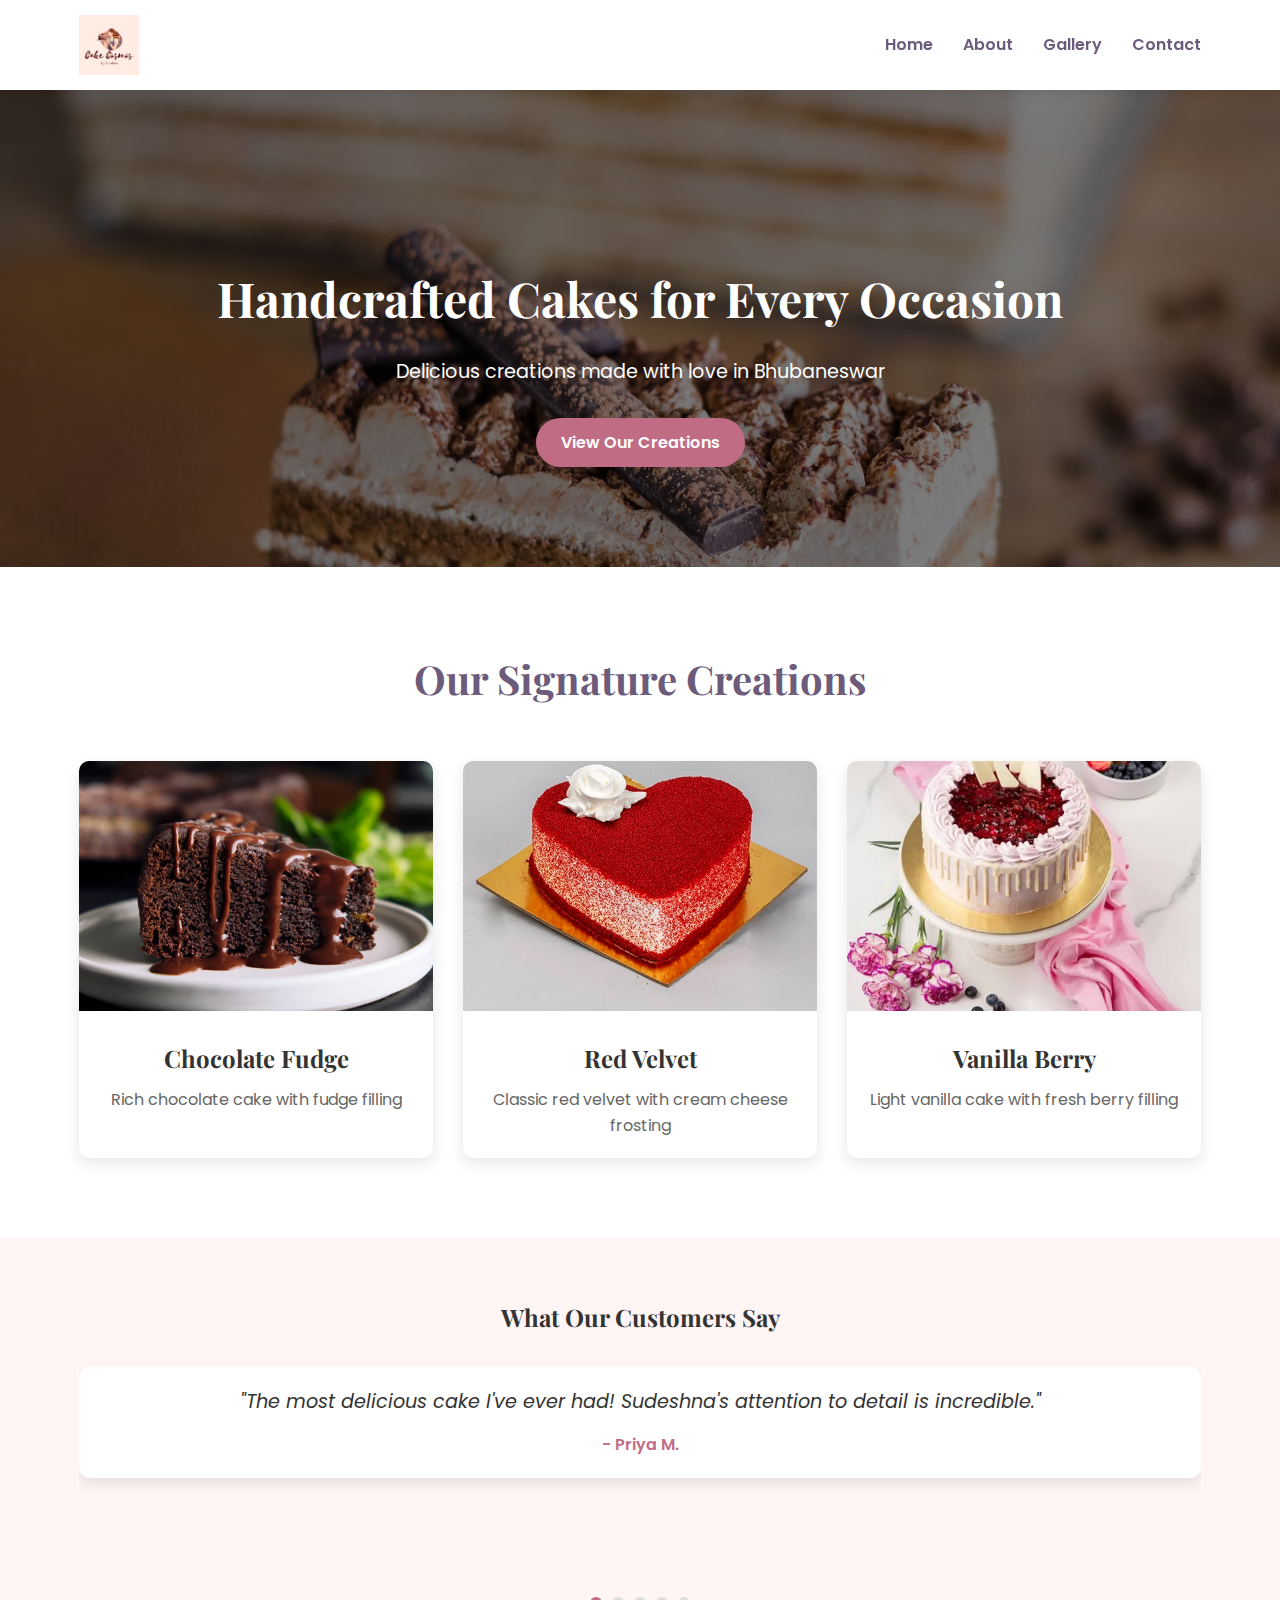
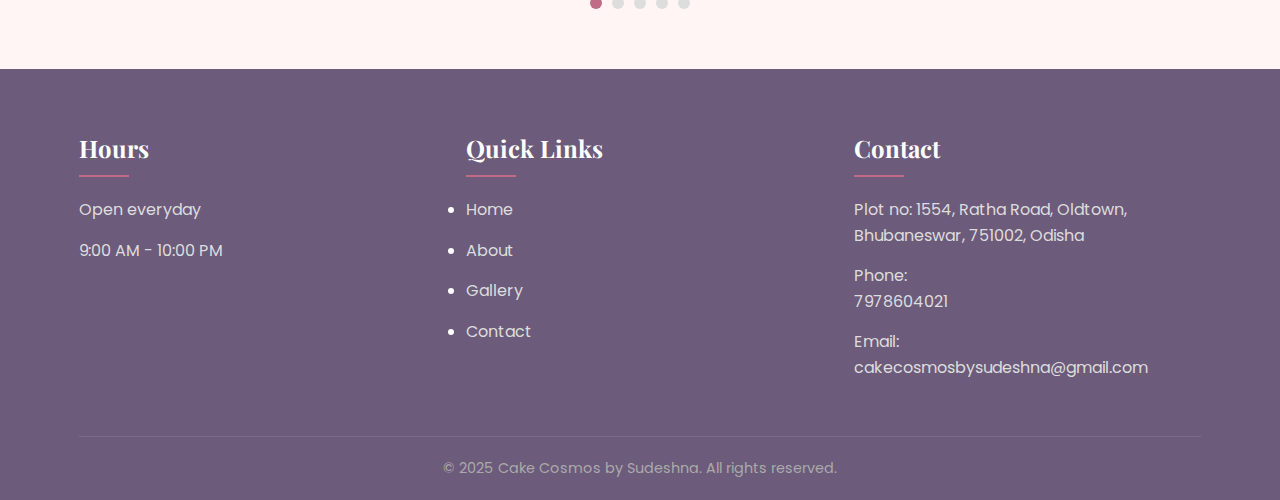
<file: public/index.html>
<!DOCTYPE html>
<html lang="en">
<head>
    <meta charset="UTF-8">
    <meta name="viewport" content="width=device-width, initial-scale=1.0">
    <meta name="description" content="Cake Cosmos By Sudeshna- Artisanal bakery in Bhubaneswar creating delicious, beautiful cakes for all occasions">
    <meta name="keywords" content="bakery, cakes, Bhubaneswar, Odisha, wedding cakes, birthday cakes, custom cakes">
    <meta name="author" content="Cake Cosmos By Sudeshna">
    <meta property="og:title" content="Cake Cosmos By Sudeshna - Artisanal Bakery">
    <meta property="og:description" content="Delicious handmade cakes in Bhubaneswar">
    <meta property="og:image" content="images/logo.jpg">
    <meta property="og:url" content="https://cakecosmosbysudeshna.onrender.com">
    <meta name="twitter:card" content="summary_large_image">
    <title>Cake Cosmos By Sudeshna- Artisanal Bakery in Bhubaneswar</title>
    <link rel="preconnect" href="https://fonts.googleapis.com">
    <link rel="preconnect" href="https://fonts.gstatic.com" crossorigin>
    <link href="https://fonts.googleapis.com/css2?family=Playfair+Display:wght@400;700&family=Poppins:wght@300;400;600&display=swap" rel="stylesheet">
    <link rel="icon" href="images/favicon.ico" type="image/x-icon">
    <link href="styles/index.css" rel="stylesheet" />
    <script src="js/index.js" type="text/javascript"></script>
</head>
<body>
    <header>
        <div class="container">
            <div class="header-content">
                <!-- Logo on the left -->
                <div class="logo-container">
                    <img src="images/logo.jpg" alt="Cake Cosmos Logo" class="logo">
                </div>
                
                <!-- Hamburger menu on the right -->
                <button class="mobile-menu-toggle" aria-label="Toggle navigation">
                    <span class="hamburger-line"></span>
                    <span class="hamburger-line"></span>
                    <span class="hamburger-line"></span>
                </button>
                
                <!-- Navigation menu -->
                <nav class="main-nav">
                    <ul>
                        <li><a href="index.html">Home</a></li>
                        <li><a href="about.html">About</a></li>
                        <li><a href="gallery.html">Gallery</a></li>
                        <li><a href="contact.html">Contact</a></li>
                    </ul>
                </nav>
            </div>
        </div>
    </header>

    <main>
        <section class="hero">
            <div class="container">
                <h2>Handcrafted Cakes for Every Occasion</h2>
                <p>Delicious creations made with love in Bhubaneswar</p>
                <a href="gallery.html" class="btn">View Our Creations</a>
            </div>
        </section>

        <section class="featured-cakes">
            <div class="container">
                <h2>Our Signature Creations</h2>
                <div class="cake-grid">
                    <div class="cake-item">
                        <img src="images/chocolate-fudge.jpg" alt="Chocolate Fudge Cake">
                        <h3>Chocolate Fudge</h3>
                        <p>Rich chocolate cake with fudge filling</p>
                    </div>
                    <div class="cake-item">
                        <img src="images/red-velvet.jpg" alt="Red Velvet Cake">
                        <h3>Red Velvet</h3>
                        <p>Classic red velvet with cream cheese frosting</p>
                    </div>
                    <div class="cake-item">
                        <img src="images/vanilla-berry.jpg" alt="Vanilla Berry Cake">
                        <h3>Vanilla Berry</h3>
                        <p>Light vanilla cake with fresh berry filling</p>
                    </div>
                </div>
            </div>
        </section>

        <!-- Updated Testimonials Section -->
        <section class="testimonials">
            <div class="container">
                <h2>What Our Customers Say</h2>
                <div class="testimonial-slider">
                    <!-- Testimonial 1 -->
                    <div class="testimonial active">
                        <p>"The most delicious cake I've ever had! Sudeshna's attention to detail is incredible."</p>
                        <p>- Priya M.</p>
                    </div>
                    
                    <!-- Testimonial 2 -->
                    <div class="testimonial">
                        <p>"Ordered a birthday cake last minute, and they delivered perfection on time!"</p>
                        <p>- Rajesh K.</p>
                    </div>
                    
                    <!-- Testimonial 3 -->
                    <div class="testimonial">
                        <p>"The chocolate fudge cake is to die for! My family orders every weekend now."</p>
                        <p>- Ananya S.</p>
                    </div>
                    
                    <!-- Testimonial 4 -->
                    <div class="testimonial">
                        <p>"Beautiful designs and even better taste. Worth every rupee!"</p>
                        <p>- Meera P.</p>
                    </div>
                    
                    <!-- Testimonial 5 -->
                    <div class="testimonial">
                        <p>"They customized our wedding cake exactly how we envisioned. 10/10!"</p>
                        <p>- Vikram & Neha</p>
                    </div>
                </div>
                
                <!-- Navigation Dots -->
                <div class="testimonial-dots">
                    <span class="dot active" data-slide="0"></span>
                    <span class="dot" data-slide="1"></span>
                    <span class="dot" data-slide="2"></span>
                    <span class="dot" data-slide="3"></span>
                    <span class="dot" data-slide="4"></span>
                </div>
            </div>
        </section>
    </main>

    <footer>
        <div class="container">
            <div class="footer-content">
                <div class="footer-section">
                    <h3>Hours</h3>
                    <p>Open everyday</p>
                    <p>9:00 AM - 10:00 PM</p>
                </div>
                <div class="footer-section">
                    <h3>Quick Links</h3>
                    <ul>
                        <li><a href="index.html">Home</a></li>
                        <li><a href="about.html">About</a></li>
                        <li><a href="gallery.html">Gallery</a></li>
                        <li><a href="contact.html">Contact</a></li>
                    </ul>
                </div>
                <div class="footer-section">
                    <h3>Contact</h3>
                    <p>Plot no: 1554, Ratha Road, Oldtown, Bhubaneswar, 751002, Odisha</p>
                    <p>Phone: <a href="tel:7978604021">7978604021</a></p>
                    <p>Email: <a href="mailto:cakecosmosbysudeshna@gmail.com">cakecosmosbysudeshna@gmail.com</a></p>
                </div>
            </div>
            <div class="copyright">
                <p>&copy; 2025 Cake Cosmos by Sudeshna. All rights reserved.</p>
            </div>
        </div>
    </footer>
</body>
</html>
</file>
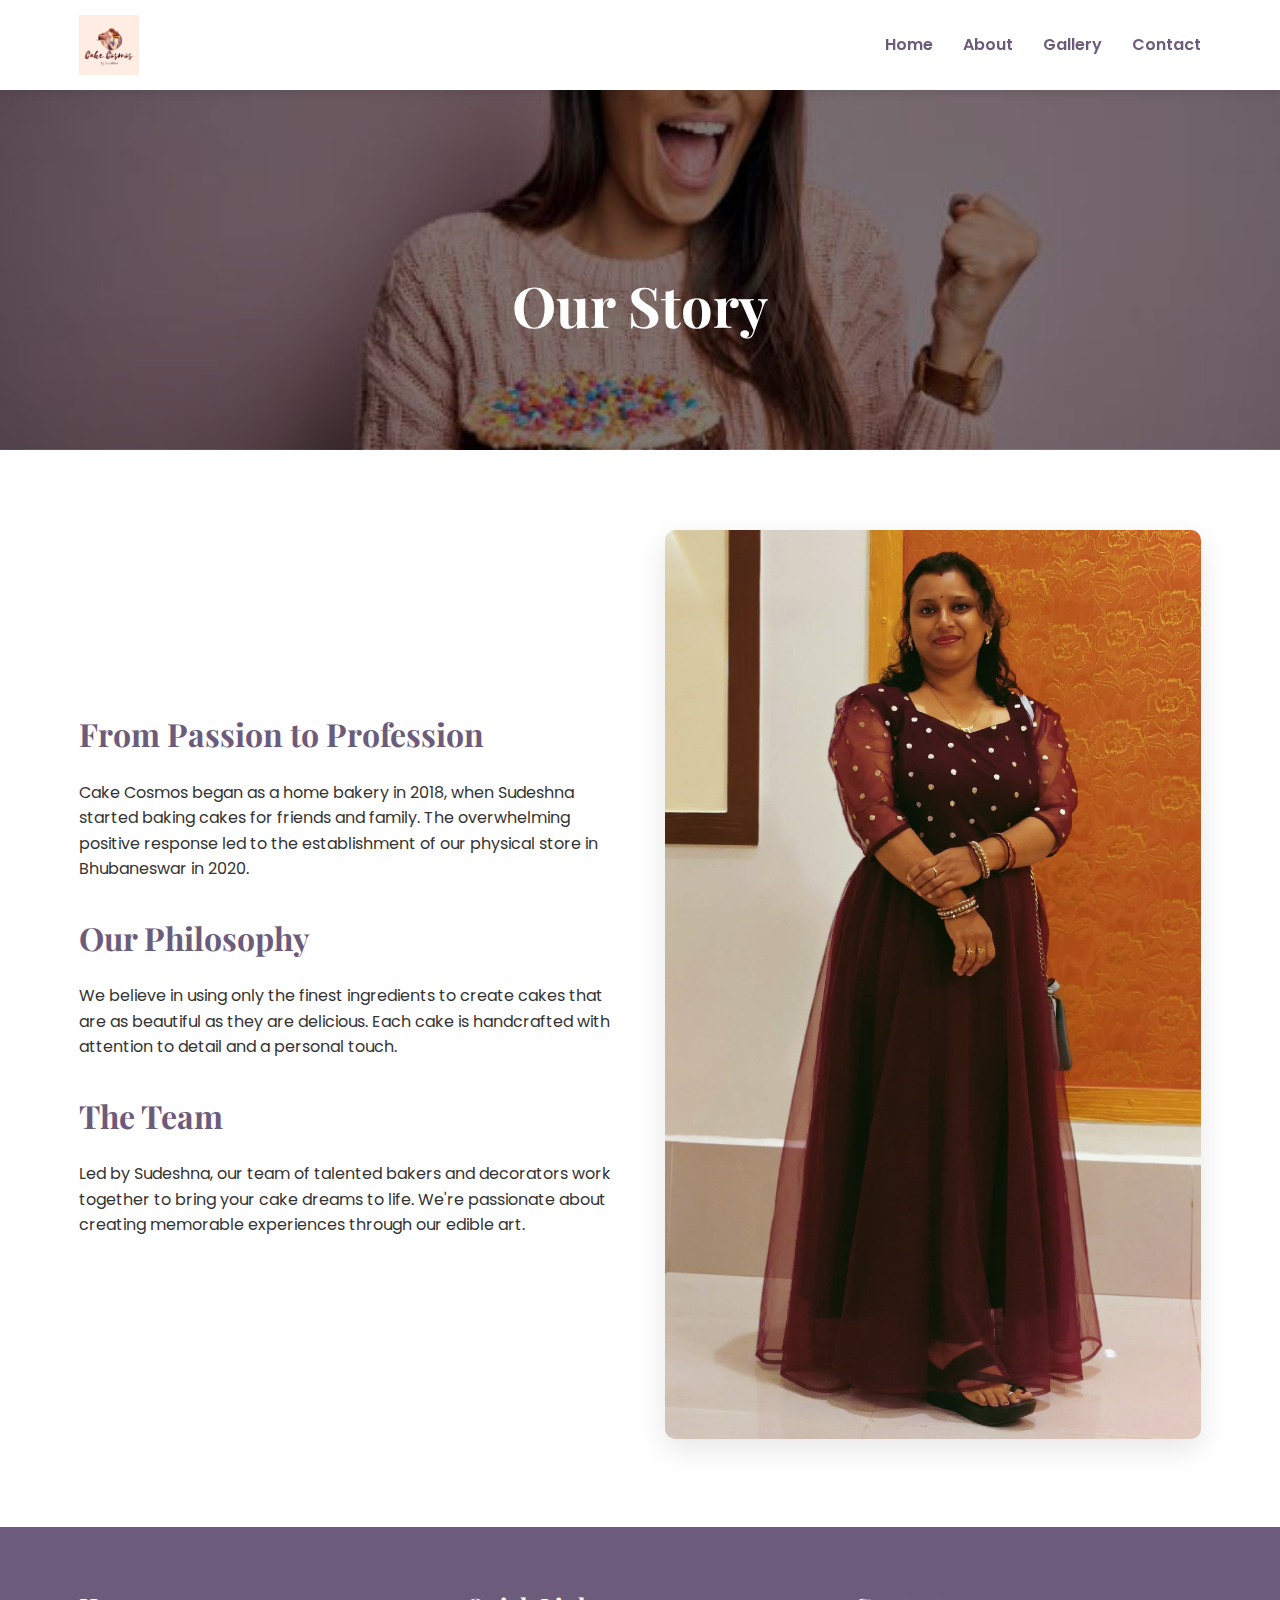
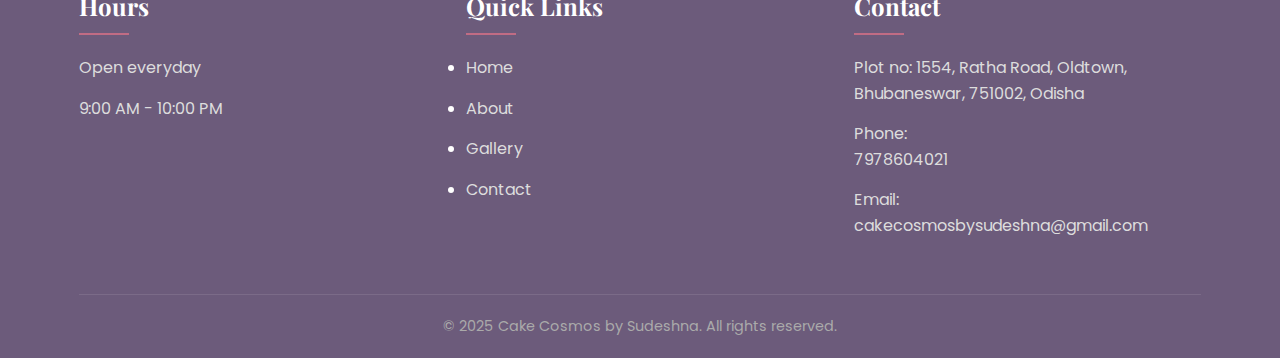
<file: public/about.html>
<!DOCTYPE html>
<html lang="en">
<head>
    <meta charset="UTF-8">
    <meta name="viewport" content="width=device-width, initial-scale=1.0">
    <meta name="description" content="Cake Cosmos By Sudeshna- Artisanal bakery in Bhubaneswar creating delicious, beautiful cakes for all occasions">
    <meta name="keywords" content="bakery, cakes, Bhubaneswar, Odisha, wedding cakes, birthday cakes, custom cakes">
    <meta name="author" content="Cake Cosmos By Sudeshna">
    <meta property="og:title" content="Cake Cosmos By Sudeshna - Artisanal Bakery">
    <meta property="og:description" content="Delicious handmade cakes in Bhubaneswar">
    <meta property="og:image" content="images/logo.jpg">
    <meta property="og:url" content="https://cakecosmosbysudeshna.onrender.com">
    <meta name="twitter:card" content="summary_large_image">
    <link rel="preconnect" href="https://fonts.googleapis.com">
    <link rel="preconnect" href="https://fonts.gstatic.com" crossorigin>
    <link href="https://fonts.googleapis.com/css2?family=Playfair+Display:wght@400;700&family=Poppins:wght@300;400;600&display=swap" rel="stylesheet">
    <link rel="icon" href="images/favicon.ico" type="image/x-icon">
    <link href="styles/index.css" rel="stylesheet" />
    <script src="js/index.js" type="text/javascript"></script>
    <title>About Cake Cosmos By Sudeshna - Our Story</title>
</head>
<body>
    <header>
        <div class="container">
            <div class="header-content">
                <!-- Logo on the left -->
                <div class="logo-container">
                    <img src="images/logo.jpg" alt="Cake Cosmos Logo" class="logo">
                </div>
                
                <!-- Hamburger menu on the right -->
                <button class="mobile-menu-toggle" aria-label="Toggle navigation">
                    <span class="hamburger-line"></span>
                    <span class="hamburger-line"></span>
                    <span class="hamburger-line"></span>
                </button>
                
                <!-- Navigation menu -->
                <nav class="main-nav">
                    <ul>
                        <li><a href="index.html">Home</a></li>
                        <li><a href="about.html">About</a></li>
                        <li><a href="gallery.html">Gallery</a></li>
                        <li><a href="contact.html">Contact</a></li>
                    </ul>
                </nav>
            </div>
        </div>
    </header>

    <main>
        <section class="about-hero">
            <div class="container">
                <h1>Our Story</h1>
            </div>
        </section>

        <section class="about-content">
            <div class="container">
                <div class="about-text">
                    <h2>From Passion to Profession</h2>
                    <p>Cake Cosmos began as a home bakery in 2018, when Sudeshna started baking cakes for friends and family. The overwhelming positive response led to the establishment of our physical store in Bhubaneswar in 2020.</p>
                    
                    <h2>Our Philosophy</h2>
                    <p>We believe in using only the finest ingredients to create cakes that are as beautiful as they are delicious. Each cake is handcrafted with attention to detail and a personal touch.</p>
                    
                    <h2>The Team</h2>
                    <p>Led by Sudeshna, our team of talented bakers and decorators work together to bring your cake dreams to life. We're passionate about creating memorable experiences through our edible art.</p>
                </div>
                <div class="about-image">
                    <img src="images/sudeshna.jpg" alt="Sudeshna - Founder of Cake Cosmos">
                </div>
            </div>
        </section>
    </main>

    <footer>
        <div class="container">
            <div class="footer-content">
                <div class="footer-section">
                    <h3>Hours</h3>
                    <p>Open everyday</p>
                    <p>9:00 AM - 10:00 PM</p>
                </div>
                <div class="footer-section">
                    <h3>Quick Links</h3>
                    <ul>
                        <li><a href="index.html">Home</a></li>
                        <li><a href="about.html">About</a></li>
                        <li><a href="gallery.html">Gallery</a></li>
                        <li><a href="contact.html">Contact</a></li>
                    </ul>
                </div>
                <div class="footer-section">
                    <h3>Contact</h3>
                    <p>Plot no: 1554, Ratha Road, Oldtown, Bhubaneswar, 751002, Odisha</p>
                    <p>Phone: <a href="tel:7978604021">7978604021</a></p>
                    <p>Email: <a href="mailto:cakecosmosbysudeshna@gmail.com">cakecosmosbysudeshna@gmail.com</a></p>
                </div>
            </div>
            <div class="copyright">
                <p>&copy; 2025 Cake Cosmos by Sudeshna. All rights reserved.</p>
            </div>
        </div>
    </footer>
</body>
</html>
</file>
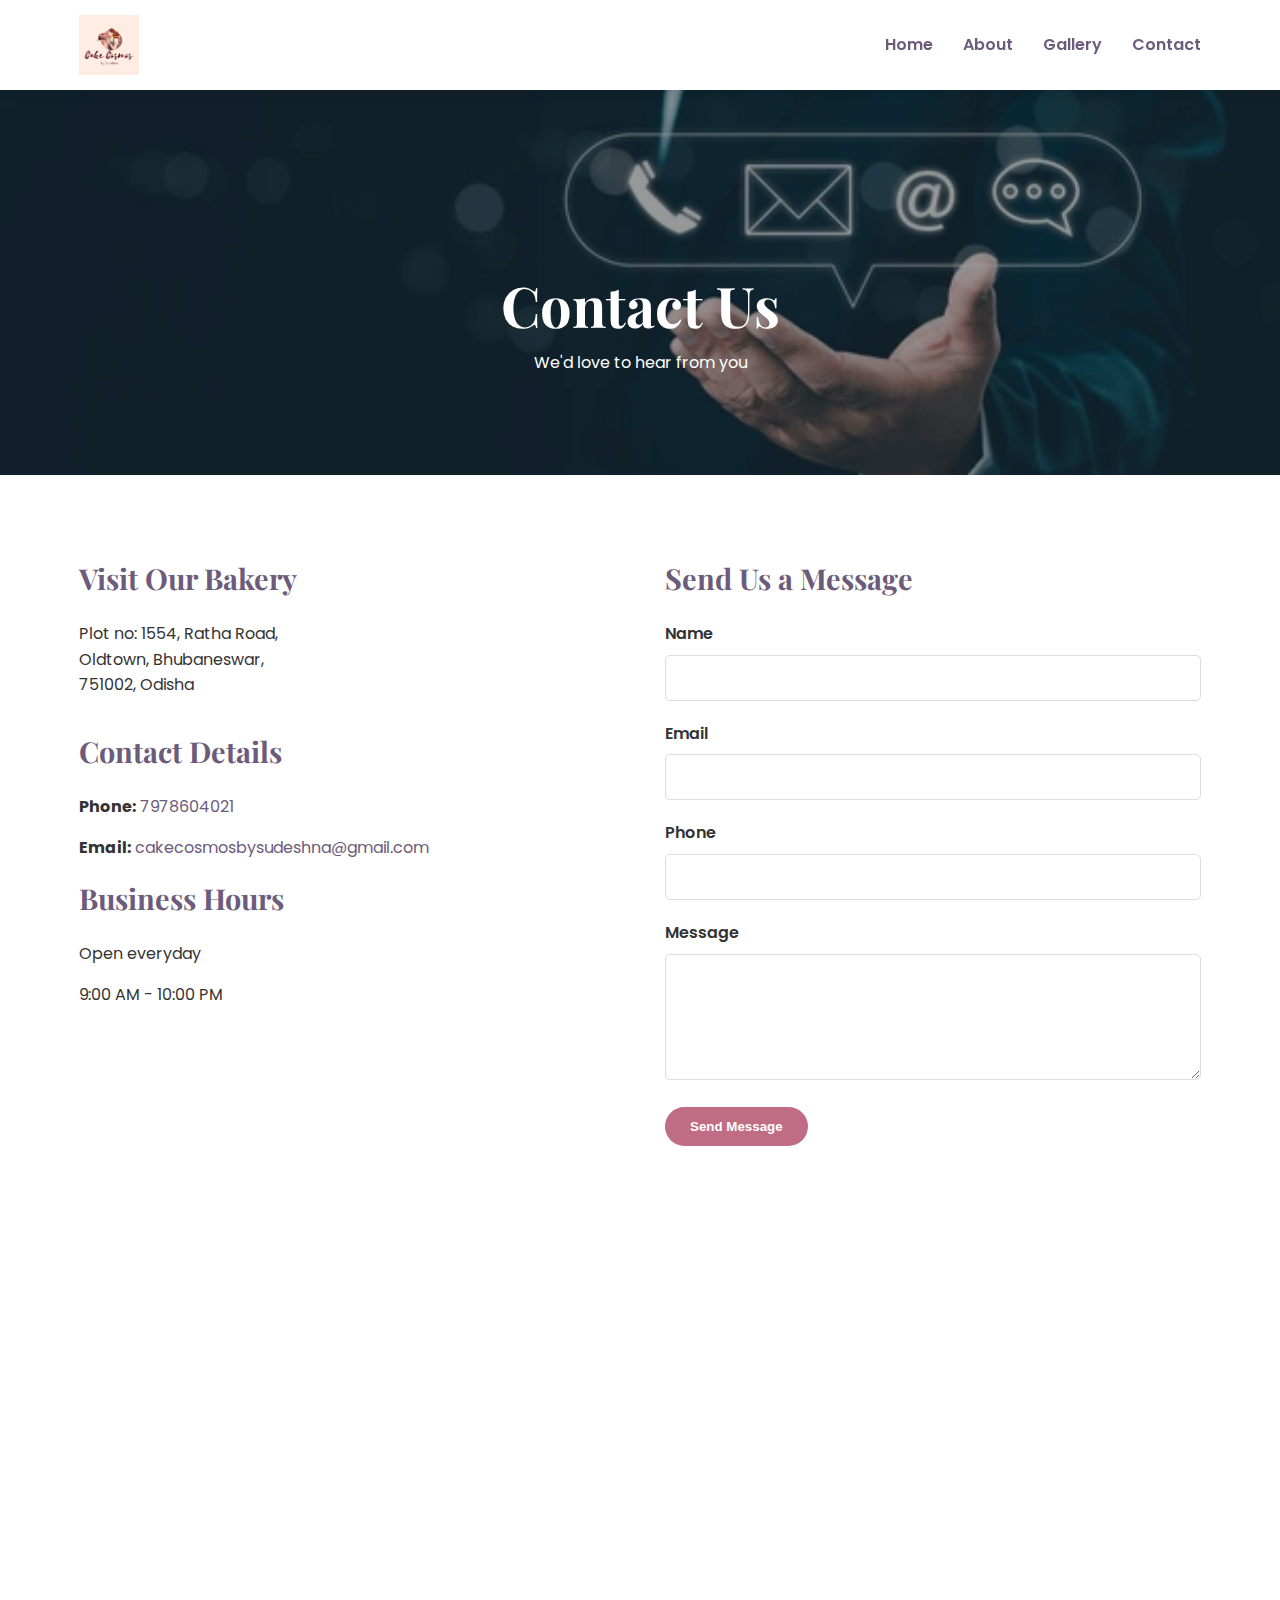
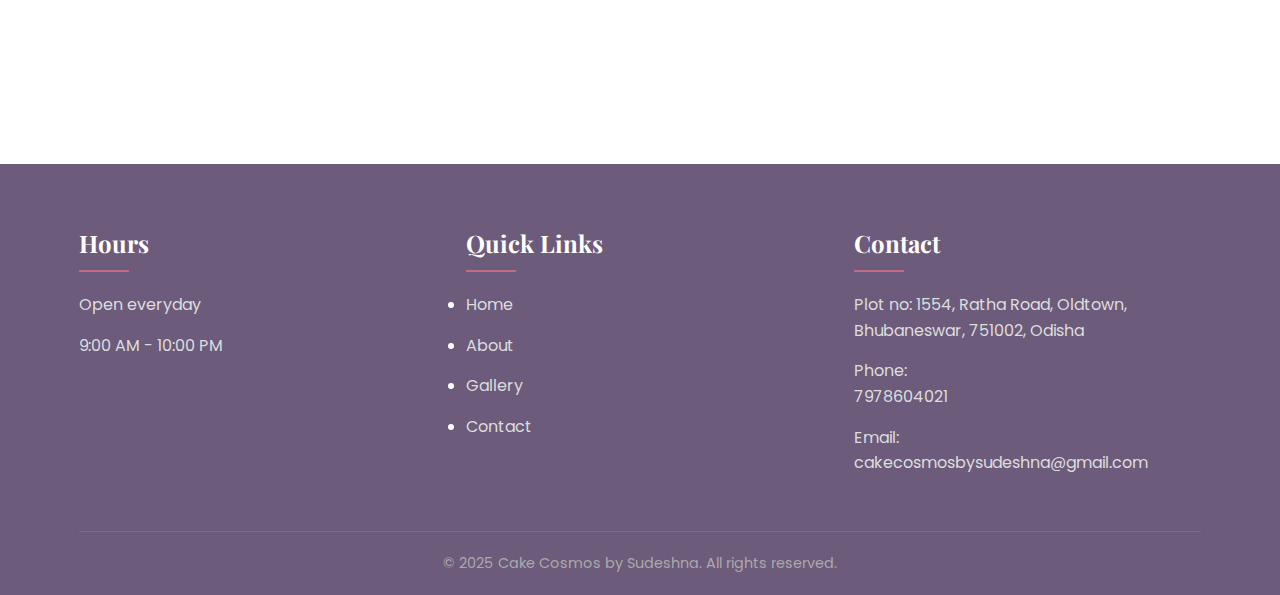
<file: public/contact.html>
<!DOCTYPE html>
<html lang="en">
<head>
    <meta charset="UTF-8">
    <meta name="viewport" content="width=device-width, initial-scale=1.0">
    <meta name="description" content="Cake Cosmos By Sudeshna- Artisanal bakery in Bhubaneswar creating delicious, beautiful cakes for all occasions">
    <meta name="keywords" content="bakery, cakes, Bhubaneswar, Odisha, wedding cakes, birthday cakes, custom cakes">
    <meta name="author" content="Cake Cosmos By Sudeshna">
    <meta property="og:title" content="Cake Cosmos By Sudeshna - Artisanal Bakery">
    <meta property="og:description" content="Delicious handmade cakes in Bhubaneswar">
    <meta property="og:image" content="images/logo.jpg">
    <meta property="og:url" content="https://cakecosmosbysudeshna.onrender.com">
    <meta name="twitter:card" content="summary_large_image">
    <link rel="preconnect" href="https://fonts.googleapis.com">
    <link rel="preconnect" href="https://fonts.gstatic.com" crossorigin>
    <link href="https://fonts.googleapis.com/css2?family=Playfair+Display:wght@400;700&family=Poppins:wght@300;400;600&display=swap" rel="stylesheet">
    <link rel="icon" href="images/favicon.ico" type="image/x-icon">
    <link href="styles/index.css" rel="stylesheet" />
    <script src="js/index.js" type="text/javascript"></script>
    <title>Contact Cake Cosmos By Sudeshna - Bhubaneswar Bakery</title>
</head>
<body>
    <header>
        <div class="container">
            <div class="header-content">
                <!-- Logo on the left -->
                <div class="logo-container">
                    <img src="images/logo.jpg" alt="Cake Cosmos Logo" class="logo">
                </div>
                
                <!-- Hamburger menu on the right -->
                <button class="mobile-menu-toggle" aria-label="Toggle navigation">
                    <span class="hamburger-line"></span>
                    <span class="hamburger-line"></span>
                    <span class="hamburger-line"></span>
                </button>
                
                <!-- Navigation menu -->
                <nav class="main-nav">
                    <ul>
                        <li><a href="index.html">Home</a></li>
                        <li><a href="about.html">About</a></li>
                        <li><a href="gallery.html">Gallery</a></li>
                        <li><a href="contact.html">Contact</a></li>
                    </ul>
                </nav>
            </div>
        </div>
    </header>
    <main>
        <section class="contact-hero">
            <div class="container">
                <h1>Contact Us</h1>
                <p>We'd love to hear from you</p>
            </div>
        </section>

        <section class="contact-content">
            <div class="container">
                <div class="contact-info">
                    <h2>Visit Our Bakery</h2>
                    <address>
                        Plot no: 1554, Ratha Road,<br>
                        Oldtown, Bhubaneswar,<br>
                        751002, Odisha
                    </address>
                    
                    <h2>Contact Details</h2>
                    <p><strong>Phone:</strong> <a href="tel:7978604021">7978604021</a></p>
                    <p><strong>Email:</strong> <a href="mailto:cakecosmosbysudeshna@gmail.com">cakecosmosbysudeshna@gmail.com</a></p>
                    
                    <h2>Business Hours</h2>
                    <p>Open everyday</p>
                    <p>9:00 AM - 10:00 PM</p>
                </div>

                <div class="contact-form">
                    <h2>Send Us a Message</h2>
                    <form action="#" method="POST">
                        <div class="form-group">
                            <label for="name">Name</label>
                            <input type="text" id="name" name="name" required>
                        </div>
                        <div class="form-group">
                            <label for="email">Email</label>
                            <input type="email" id="email" name="email" required>
                        </div>
                        <div class="form-group">
                            <label for="phone">Phone</label>
                            <input type="tel" id="phone" name="phone">
                        </div>
                        <div class="form-group">
                            <label for="message">Message</label>
                            <textarea id="message" name="message" rows="5" required></textarea>
                        </div>
                        <button type="submit" class="btn">Send Message</button>
                    </form>
                </div>
            </div>
        </section>

        <section class="map">
            <div class="container">
                <iframe src="https://www.google.com/maps/embed?pb=!1m18!1m12!1m3!1d3743.360696797275!2d85.83239950000001!3d20.243870299999998!2m3!1f0!2f0!3f0!3m2!1i1024!2i768!4f13.1!3m3!1m2!1s0x3a19a79ddeffce6d%3A0x99728dfab77ce0ae!2sCake%20Cosmos%20By%20Sudeshna!5e0!3m2!1sen!2sin!4v1748756080762!5m2!1sen!2sin" width="100%" height="450" style="border:0;" allowfullscreen="" loading="lazy"></iframe>
            </div>
        </section>
    </main>

    <footer>
        <div class="container">
            <div class="footer-content">
                <div class="footer-section">
                    <h3>Hours</h3>
                    <p>Open everyday</p>
                    <p>9:00 AM - 10:00 PM</p>
                </div>
                <div class="footer-section">
                    <h3>Quick Links</h3>
                    <ul>
                        <li><a href="index.html">Home</a></li>
                        <li><a href="about.html">About</a></li>
                        <li><a href="gallery.html">Gallery</a></li>
                        <li><a href="contact.html">Contact</a></li>
                    </ul>
                </div>
                <div class="footer-section">
                    <h3>Contact</h3>
                    <p>Plot no: 1554, Ratha Road, Oldtown, Bhubaneswar, 751002, Odisha</p>
                    <p>Phone: <a href="tel:7978604021">7978604021</a></p>
                    <p>Email: <a href="mailto:cakecosmosbysudeshna@gmail.com">cakecosmosbysudeshna@gmail.com</a></p>
                </div>
            </div>
            <div class="copyright">
                <p>&copy; 2025 Cake Cosmos by Sudeshna. All rights reserved.</p>
            </div>
        </div>
    </footer>
</body>
</html>
</file>
<file: public/styles/index.css>
/* Global Styles */
:root {
    --primary-color: #f8b195;
    --secondary-color: #f67280;
    --accent-color: #c06c84;
    --dark-color: #6c5b7b;
    --light-color: #f8f1f1;
    --text-color: #333;
    --white: #fff;
}

* {
    margin: 0;
    padding: 0;
    box-sizing: border-box;
}

body {
    font-family: 'Poppins', sans-serif;
    color: var(--text-color);
    line-height: 1.6;
}

h1, h2, h3, h4 {
    font-family: 'Playfair Display', serif;
    font-weight: 700;
}

a {
    text-decoration: none;
    color: var(--dark-color);
}

.container {
    width: 90%;
    max-width: 1200px;
    margin: 0 auto;
    padding: 0 15px;
}

.btn {
    display: inline-block;
    background-color: var(--accent-color);
    color: var(--white);
    padding: 12px 25px;
    border-radius: 30px;
    font-weight: 600;
    transition: all 0.3s ease;
    border: none;
    cursor: pointer;
}

.btn:hover {
    background-color: var(--dark-color);
    transform: translateY(-3px);
}

/* Header Styles */
header {
    background-color: var(--white);
    box-shadow: 0 2px 10px rgba(0, 0, 0, 0.1);
    position: fixed;
    width: 100%;
    top: 0;
    z-index: 1000;
    padding: 15px 0;
}
html {
    scroll-behavior: smooth;
}

body {
    overflow-x: hidden;
    overflow-y: auto; /* Ensures vertical scrolling is enabled */
}
.header-content {
    display: flex;
    justify-content: space-between;
    align-items: center;
}

/* Logo Styles */
.logo-container {
    display: flex;
    align-items: center;
}

.logo {
    height: 60px;
}


nav ul {
    display: flex;
    list-style: none;
}

nav ul li {
    margin-left: 30px;
}

nav ul li a {
    font-weight: 600;
    transition: color 0.3s ease;
}

nav ul li a:hover {
    color: var(--accent-color);
}

/* Hero Section */
.hero {
    background: linear-gradient(rgba(0, 0, 0, 0.5), rgba(0, 0, 0, 0.5)), 
              url('../images/home.jpg');
    background-size: cover;
    background-position: center;
    color: var(--white);
    text-align: center;
    padding: 180px 0 100px;
    margin-top: 80px;
}

.hero h2 {
    font-size: 3rem;
    margin-bottom: 20px;
}

.hero p {
    font-size: 1.2rem;
    margin-bottom: 30px;
}

/* Featured Cakes */
.featured-cakes {
    padding: 80px 0;
    text-align: center;
}

.featured-cakes h2 {
    margin-bottom: 50px;
    font-size: 2.5rem;
    color: var(--dark-color);
}

.cake-grid {
    display: grid;
    grid-template-columns: repeat(auto-fit, minmax(300px, 1fr));
    gap: 30px;
}

.cake-item {
    background-color: var(--white);
    border-radius: 10px;
    overflow: hidden;
    box-shadow: 0 5px 15px rgba(0, 0, 0, 0.1);
    transition: transform 0.3s ease;
}

.cake-item:hover {
    transform: translateY(-10px);
}

.cake-item img {
    width: 100%;
    height: 250px;
    object-fit: cover;
}

.cake-item h3 {
    margin: 20px 0 10px;
    font-size: 1.5rem;
}

.cake-item p {
    padding: 0 20px 20px;
    color: #666;
}

.testimonials {
    background-color: #fff5f5;
    padding: 60px 0;
    text-align: center;
}

.testimonial-slider {
    position: relative;
    height: 200px;
    overflow: hidden;
    margin: 30px auto;
}

.testimonial {
    position: absolute;
    width: 100%;
    padding: 20px;
    background: white;
    border-radius: 10px;
    box-shadow: 0 5px 15px rgba(0,0,0,0.1);
    opacity: 0;
    transition: all 0.5s ease;
    transform: translateY(20px);
}

.testimonial.active {
    opacity: 1;
    transform: translateY(0);
}

.testimonial p:first-child {
    font-size: 1.2rem;
    font-style: italic;
    margin-bottom: 15px;
}

.testimonial p:last-child {
    font-weight: 600;
    color: #c06c84;
}

.testimonial-dots {
    display: flex;
    justify-content: center;
    gap: 10px;
    margin-top: 20px;
}

.dot {
    width: 12px;
    height: 12px;
    border-radius: 50%;
    background: #ddd;
    cursor: pointer;
    transition: background 0.3s;
}

.dot.active {
    background: #c06c84;
}

/* About Page Styles */
.about-hero {
    background: linear-gradient(rgba(0, 0, 0, 0.5), rgba(0, 0, 0, 0.5)), 
              url('../images/about-us.jpg');
    background-size: cover;
    background-position: center;
    color: var(--white);
    text-align: center;
    padding: 180px 0 100px;
    margin-top: 80px;
}

.about-hero h1 {
    font-size: 3.5rem;
}

.about-content {
    padding: 80px 0;
}

.about-content .container {
    display: grid;
    grid-template-columns: 1fr 1fr;
    gap: 50px;
    align-items: center;
}

.about-text h2 {
    font-size: 2rem;
    margin-bottom: 20px;
    color: var(--dark-color);
}

.about-text p {
    margin-bottom: 30px;
}

.about-image img {
    width: 100%;
    border-radius: 10px;
    box-shadow: 0 10px 30px rgba(0, 0, 0, 0.1);
}

/* Gallery Page Styles */
.gallery-hero {
    background: linear-gradient(rgba(0, 0, 0, 0.3), rgba(0, 0, 0, 0.3)), 
              url('../images/gallery.jpg');
    background-size: cover;
    background-position: center;
    color: var(--white);
    text-align: center;
    padding: 180px 0 100px;
    margin-top: 80px;
}

.gallery-hero h1 {
    font-size: 3.5rem;
}

.cake-gallery {
    padding: 80px 0;
}

.gallery-filters {
    display: flex;
    justify-content: center;
    flex-wrap: wrap;
    gap: 15px;
    margin-bottom: 40px;
}

.filter-btn {
    padding: 10px 20px;
    background-color: var(--light-color);
    border: none;
    border-radius: 30px;
    cursor: pointer;
    transition: all 0.3s ease;
}

.filter-btn.active, .filter-btn:hover {
    background-color: var(--accent-color);
    color: var(--white);
}

.gallery-grid {
    display: grid;
    grid-template-columns: repeat(auto-fill, minmax(300px, 1fr));
    gap: 25px;
}

.gallery-item {
    position: relative;
    border-radius: 10px;
    overflow: hidden;
    height: 300px;
}

.gallery-item img {
    width: 100%;
    height: 100%;
    object-fit: cover;
    transition: transform 0.5s ease;
}

.gallery-item:hover img {
    transform: scale(1.1);
}

.overlay {
    position: absolute;
    bottom: 0;
    left: 0;
    right: 0;
    background: linear-gradient(transparent, rgba(0, 0, 0, 0.7));
    padding: 20px;
    color: var(--white);
    opacity: 0;
    transition: opacity 0.3s ease;
}

.gallery-item:hover .overlay {
    opacity: 1;
}

.overlay h3 {
    margin-bottom: 5px;
}

/* Contact Page Styles */
.contact-hero {
    background: linear-gradient(rgba(0, 0, 0, 0.4), rgba(0, 0, 0, 0.4)), 
              url('../images/contact-us.jpg');
    background-size: cover;
    background-position: center;
    color: var(--white);
    text-align: center;
    padding: 180px 0 100px;
    margin-top: 80px;
}

.contact-hero h1 {
    font-size: 3.5rem;
}

.contact-content {
    padding: 80px 0;
}

.contact-content .container {
    display: grid;
    grid-template-columns: 1fr 1fr;
    gap: 50px;
}

.contact-info h2 {
    font-size: 1.8rem;
    margin-bottom: 20px;
    color: var(--dark-color);
}

.contact-info address {
    font-style: normal;
    margin-bottom: 30px;
}

.contact-info p {
    margin-bottom: 15px;
}

.contact-form h2 {
    font-size: 1.8rem;
    margin-bottom: 20px;
    color: var(--dark-color);
}

.form-group {
    margin-bottom: 20px;
}

.form-group label {
    display: block;
    margin-bottom: 8px;
    font-weight: 600;
}

.form-group input,
.form-group textarea {
    width: 100%;
    padding: 12px;
    border: 1px solid #ddd;
    border-radius: 5px;
    font-family: 'Poppins', sans-serif;
}

.form-group textarea {
    resize: vertical;
}

.map {
    padding-bottom: 80px;
}

/* Footer Styles */
footer {
    background-color: var(--dark-color);
    color: var(--white);
    padding: 60px 0 20px;
}

.footer-content {
    display: grid;
    grid-template-columns: repeat(auto-fit, minmax(250px, 1fr));
    gap: 40px;
    margin-bottom: 40px;
}

.footer-section h3 {
    font-size: 1.5rem;
    margin-bottom: 20px;
    position: relative;
    padding-bottom: 10px;
}

.footer-section h3::after {
    content: '';
    position: absolute;
    left: 0;
    bottom: 0;
    width: 50px;
    height: 2px;
    background-color: var(--accent-color);
}

.footer-section p, .footer-section a {
    margin-bottom: 15px;
    display: block;
    color: #ddd;
}

.footer-section a:hover {
    color: var(--primary-color);
}

.footer-section ul li {
    margin-bottom: 10px;
}

.copyright {
    text-align: center;
    padding-top: 20px;
    border-top: 1px solid rgba(255, 255, 255, 0.1);
    font-size: 0.9rem;
    color: #aaa;
}

.mobile-menu-toggle {
    display: none; /* Hidden by default on desktop */
    background: none;
    border: none;
    cursor: pointer;
    padding: 5px;
    z-index: 1001;
    width: 40px;
    height: 40px;
    justify-content: center;
    align-items: center;
    flex-direction: column;
}

.hamburger-line {
    display: block;
    width: 25px;
    height: 2px;
    background-color: var(--dark-color);
    margin: 3px 0;
    transition: all 0.3s ease;
}

/* Navigation Styles */
.main-nav ul {
    display: flex;
    list-style: none;
}

.main-nav ul li {
    margin-left: 30px;
}

.main-nav ul li a {
    font-weight: 600;
    transition: color 0.3s ease;
}

.main-nav ul li a:hover {
    color: var(--accent-color);
}

/* Responsive Styles */
@media (max-width: 992px) {
    .about-content .container,
    .contact-content .container {
        grid-template-columns: 1fr;
    }
    
    .about-image {
        order: -1;
    }
}

@media (max-width: 768px) {
    header .container {
        flex-direction: column;
        padding: 15px;
    }
    
    .logo-container {
        margin-bottom: 15px;
    }
    
    nav ul {
        flex-wrap: wrap;
        justify-content: center;
    }
    
    nav ul li {
        margin: 0 15px 10px;
    }
    
    .hero h2, .about-hero h1, .gallery-hero h1, .contact-hero h1 {
        font-size: 2.5rem;
    }
    
    .hero, .about-hero, .gallery-hero, .contact-hero {
        padding: 150px 0 80px;
    }
   .mobile-menu-toggle {
        display: flex; /* Show on mobile */
    }
    
    .main-nav {
        position: fixed;
        top: 130px;
        left: 0;
        width: 100%;
        background-color: var(--white);
        box-shadow: 0 10px 15px rgba(0, 0, 0, 0.1);
        padding: 20px 0;
        transform: translateY(-150%);
        opacity: 0;
        transition: all 0.3s ease;
        z-index: 1000;
    }
    
    .main-nav.active {
        transform: translateY(0);
        opacity: 1;
    }
    
    .main-nav ul {
        flex-direction: column;
    }
    
    .main-nav ul li {
        margin: 0;
        text-align: center;
        padding: 10px 0;
    }
    
    .main-nav ul li a {
        display: block;
        padding: 10px 0;
        font-size: 1.1rem;
    }
    
    /* Animate hamburger to X when menu is open */
    .mobile-menu-toggle.active .hamburger-line:nth-child(1) {
        transform: translateY(5px) rotate(45deg);
    }
    
    .mobile-menu-toggle.active .hamburger-line:nth-child(2) {
        opacity: 0;
    }
    
    .mobile-menu-toggle.active .hamburger-line:nth-child(3) {
        transform: translateY(-5px) rotate(-45deg);
    }
}

@media (max-width: 576px) {
    .hero h2, .about-hero h1, .gallery-hero h1, .contact-hero h1 {
        font-size: 2rem;
    }
    
    .featured-cakes h2, .testimonials h2 {
        font-size: 1.8rem;
    }
    
    .cake-grid {
        grid-template-columns: 1fr;
    }
    
    .gallery-filters {
        flex-direction: column;
        align-items: center;
    }
}
</file>
